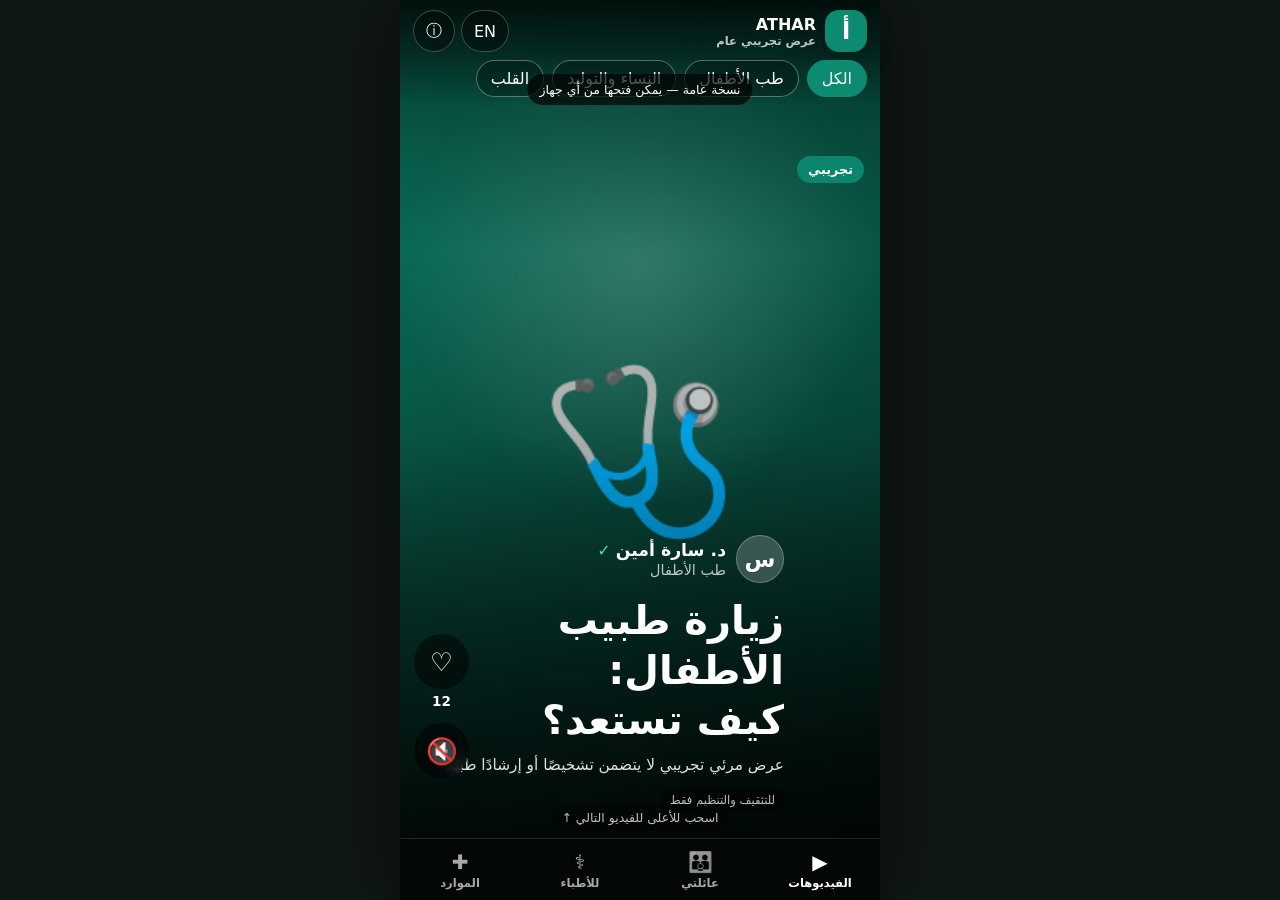
<file: athar-health/index.html>
<!doctype html>
<html lang="ar" dir="rtl">
<head>
  <meta charset="utf-8">
  <meta name="viewport" content="width=device-width,initial-scale=1,viewport-fit=cover">
  <meta name="theme-color" content="#071713">
  <meta name="description" content="ATHAR Health — عرض عام لمنصة الفيديو الطبي القصير الموثق.">
  <link rel="manifest" href="manifest.webmanifest">
  <link rel="icon" href="icon.svg" type="image/svg+xml">
  <title>ATHAR Health — عرض عام</title>
  <style>
    :root{--brand:#0c8b70;--mint:#3ee0b3;--ink:#fff;--glass:rgba(8,16,15,.62);--muted:rgba(255,255,255,.74)}
    *{box-sizing:border-box}html,body{margin:0;height:100%;overflow:hidden;background:#050807;color:var(--ink);font-family:system-ui,-apple-system,"Segoe UI",Tahoma,Arial,sans-serif}
    button,a{font:inherit}.feed{height:100svh;overflow-y:auto;scroll-snap-type:y mandatory;scroll-behavior:smooth;background:#050807}.slide{position:relative;height:100svh;scroll-snap-align:start;overflow:hidden;background:linear-gradient(160deg,#0b735f,#071f1b)}
    .slide:nth-child(2){background:linear-gradient(160deg,#86539b,#24152f)}.slide:nth-child(3){background:linear-gradient(160deg,#9a334f,#260d17)}
    .video,.fallback{position:absolute;inset:0;width:100%;height:100%;object-fit:cover}.fallback{display:grid;place-items:center;background:radial-gradient(circle at 50% 30%,rgba(255,255,255,.18),transparent 35%),linear-gradient(160deg,rgba(12,139,112,.85),rgba(3,17,15,.95));font-size:clamp(5rem,22vw,10rem);opacity:.9}
    .slide:nth-child(2) .fallback{background:radial-gradient(circle at 50% 30%,rgba(255,255,255,.16),transparent 35%),linear-gradient(160deg,#86539b,#24152f)}.slide:nth-child(3) .fallback{background:radial-gradient(circle at 50% 30%,rgba(255,255,255,.16),transparent 35%),linear-gradient(160deg,#9a334f,#260d17)}
    .shade{position:absolute;inset:0;background:linear-gradient(to bottom,rgba(0,0,0,.58) 0,transparent 28%,transparent 48%,rgba(0,0,0,.88) 100%);pointer-events:none}
    .top{position:fixed;z-index:20;top:0;left:0;right:0;padding:max(10px,env(safe-area-inset-top)) 13px 8px;background:linear-gradient(to bottom,rgba(0,0,0,.7),transparent);pointer-events:none}.top-row{display:flex;align-items:center;justify-content:space-between;gap:8px;pointer-events:auto}.brand{display:flex;align-items:center;gap:9px;font-weight:900}.mark{display:grid;place-items:center;width:42px;height:42px;border-radius:14px;background:var(--brand);box-shadow:0 8px 26px rgba(0,0,0,.25);font-size:1.5rem}.brand small{display:block;color:var(--muted);font-size:.72rem;font-weight:600}.actions{display:flex;gap:6px;align-items:center}.icon-btn{border:1px solid rgba(255,255,255,.24);background:rgba(0,0,0,.32);color:#fff;border-radius:999px;min-width:42px;height:42px;padding:0 12px;cursor:pointer;backdrop-filter:blur(10px)}
    .chips{display:flex;gap:8px;overflow-x:auto;padding-top:8px;scrollbar-width:none;pointer-events:auto}.chips::-webkit-scrollbar{display:none}.chip{white-space:nowrap;border:1px solid rgba(255,255,255,.34);background:rgba(0,0,0,.28);color:#fff;border-radius:999px;padding:8px 14px;cursor:pointer}.chip.active{background:var(--brand);border-color:var(--brand)}
    .content{position:absolute;z-index:4;left:18px;right:86px;bottom:88px}.doctor{display:flex;align-items:center;gap:10px;margin-bottom:12px}.avatar{display:grid;place-items:center;width:48px;height:48px;border-radius:50%;background:rgba(255,255,255,.2);font-size:1.4rem;font-weight:900;border:1px solid rgba(255,255,255,.25)}.doctor b{font-size:1.08rem}.verified{color:var(--mint)}.specialty{color:var(--muted);font-size:.9rem;margin-top:2px}.title{font-size:clamp(1.55rem,6.3vw,2.5rem);line-height:1.25;margin:0 0 8px;font-weight:900;text-wrap:balance}.desc{margin:0;color:rgba(255,255,255,.88);line-height:1.6;font-size:.96rem}.notice{display:inline-flex;margin-top:10px;padding:5px 9px;border-radius:999px;background:rgba(0,0,0,.42);color:rgba(255,255,255,.74);font-size:.72rem}
    .rail{position:absolute;z-index:6;left:14px;bottom:122px;display:flex;flex-direction:column;align-items:center;gap:14px}.rail-btn{width:55px;height:55px;border:0;border-radius:50%;background:rgba(0,0,0,.48);color:#fff;display:grid;place-items:center;font-size:1.6rem;cursor:pointer;backdrop-filter:blur(8px)}.count{font-weight:800;font-size:.85rem;margin-top:-10px}.demo{position:absolute;z-index:5;right:16px;top:156px;background:rgba(12,139,112,.9);padding:6px 11px;border-radius:999px;font-weight:800;font-size:.8rem}.swipe{position:absolute;z-index:5;bottom:69px;left:50%;transform:translateX(-50%);white-space:nowrap;color:rgba(255,255,255,.74);font-size:.78rem;background:rgba(0,0,0,.32);padding:6px 10px;border-radius:999px}
    .bottom{position:fixed;z-index:30;left:0;right:0;bottom:0;height:62px;padding-bottom:env(safe-area-inset-bottom);display:grid;grid-template-columns:repeat(4,1fr);background:rgba(4,8,7,.92);border-top:1px solid rgba(255,255,255,.12);backdrop-filter:blur(14px)}.bottom button{border:0;background:transparent;color:rgba(255,255,255,.65);display:flex;flex-direction:column;align-items:center;justify-content:center;gap:2px;cursor:pointer;font-size:.72rem}.bottom .active{color:#fff}.bottom span{font-size:1.25rem}
    dialog{width:min(92vw,540px);border:1px solid rgba(255,255,255,.15);border-radius:24px;background:#0e1916;color:#fff;padding:0;box-shadow:0 25px 80px rgba(0,0,0,.55)}dialog::backdrop{background:rgba(0,0,0,.72);backdrop-filter:blur(4px)}.panel{padding:24px}.panel-head{display:flex;justify-content:space-between;align-items:center;gap:12px}.panel h2{margin:0}.close{border:0;background:rgba(255,255,255,.1);color:#fff;width:40px;height:40px;border-radius:50%;cursor:pointer}.panel p{line-height:1.8;color:rgba(255,255,255,.78)}.cards{display:grid;gap:10px}.card{background:rgba(255,255,255,.07);border:1px solid rgba(255,255,255,.1);padding:14px;border-radius:16px}.card b{display:block;margin-bottom:4px}.status{position:fixed;z-index:50;top:74px;left:50%;transform:translateX(-50%);background:rgba(0,0,0,.68);padding:8px 12px;border-radius:999px;font-size:.78rem;opacity:0;transition:.25s;pointer-events:none}.status.show{opacity:1}
    @media(min-width:800px){body{background:#101814}.feed{width:min(480px,100%);margin:auto;box-shadow:0 0 70px rgba(0,0,0,.55)}.top,.bottom{width:min(480px,100%);left:50%;right:auto;transform:translateX(-50%)}.content{right:96px}}
  </style>
</head>
<body>
  <div class="status" id="status">نسخة عامة — لا تحتاج تسجيل دخول</div>
  <header class="top">
    <div class="top-row">
      <div class="brand"><span class="mark">أ</span><span>ATHAR<small id="modeLabel">عرض تجريبي عام</small></span></div>
      <div class="actions"><button class="icon-btn" id="langBtn" aria-label="Change language">EN</button><button class="icon-btn" id="aboutBtn" aria-label="About">ⓘ</button></div>
    </div>
    <div class="chips" id="chips">
      <button class="chip active" data-target="0" data-ar="الكل" data-en="All">الكل</button>
      <button class="chip" data-target="0" data-ar="طب الأطفال" data-en="Pediatrics">طب الأطفال</button>
      <button class="chip" data-target="1" data-ar="النساء والتوليد" data-en="OB-GYN">النساء والتوليد</button>
      <button class="chip" data-target="2" data-ar="القلب" data-en="Cardiology">القلب</button>
    </div>
  </header>

  <main class="feed" id="feed">
    <section class="slide" data-index="0">
      <div class="fallback">🩺</div><video class="video" src="assets/demo_pediatrics.mp4" muted loop playsinline preload="auto"></video><div class="shade"></div><span class="demo" data-i18n="demo">تجريبي</span>
      <div class="rail"><button class="rail-btn heart" aria-label="Helpful">♡</button><span class="count">12</span><button class="rail-btn sound" aria-label="Sound">🔇</button></div>
      <div class="content"><div class="doctor"><span class="avatar">س</span><div><b data-ar="د. سارة أمين" data-en="Dr. Sara Amin">د. سارة أمين</b> <span class="verified">✓</span><div class="specialty" data-ar="طب الأطفال" data-en="Pediatrics">طب الأطفال</div></div></div><h1 class="title" data-ar="زيارة طبيب الأطفال: كيف تستعد؟" data-en="Preparing for a pediatric visit">زيارة طبيب الأطفال: كيف تستعد؟</h1><p class="desc" data-ar="عرض مرئي تجريبي لا يتضمن تشخيصًا أو إرشادًا طبيًا." data-en="A visual demo that does not provide diagnosis or medical advice.">عرض مرئي تجريبي لا يتضمن تشخيصًا أو إرشادًا طبيًا.</p><span class="notice" data-i18n="notice">للتثقيف والتنظيم فقط</span></div><span class="swipe" data-i18n="swipe">اسحب للأعلى للفيديو التالي ↑</span>
    </section>
    <section class="slide" data-index="1">
      <div class="fallback">⚕</div><video class="video" src="assets/demo_obgyn.mp4" muted loop playsinline preload="metadata"></video><div class="shade"></div><span class="demo" data-i18n="demo">تجريبي</span>
      <div class="rail"><button class="rail-btn heart" aria-label="Helpful">♡</button><span class="count">9</span><button class="rail-btn sound" aria-label="Sound">🔇</button></div>
      <div class="content"><div class="doctor"><span class="avatar">ل</span><div><b data-ar="د. ليان خالد" data-en="Dr. Layan Khalid">د. ليان خالد</b> <span class="verified">✓</span><div class="specialty" data-ar="النساء والتوليد" data-en="OB-GYN">النساء والتوليد</div></div></div><h1 class="title" data-ar="أسئلة ما قبل موعد الحمل والولادة" data-en="Questions before an OB-GYN visit">أسئلة ما قبل موعد الحمل والولادة</h1><p class="desc" data-ar="عرض مرئي تجريبي لا يتضمن تشخيصًا أو إرشادًا طبيًا." data-en="A visual demo that does not provide diagnosis or medical advice.">عرض مرئي تجريبي لا يتضمن تشخيصًا أو إرشادًا طبيًا.</p><span class="notice" data-i18n="notice">للتثقيف والتنظيم فقط</span></div>
    </section>
    <section class="slide" data-index="2">
      <div class="fallback">♥</div><video class="video" src="assets/demo_cardiology.mp4" muted loop playsinline preload="metadata"></video><div class="shade"></div><span class="demo" data-i18n="demo">تجريبي</span>
      <div class="rail"><button class="rail-btn heart" aria-label="Helpful">♡</button><span class="count">15</span><button class="rail-btn sound" aria-label="Sound">🔇</button></div>
      <div class="content"><div class="doctor"><span class="avatar">ع</span><div><b data-ar="د. عمر يوسف" data-en="Dr. Omar Yousef">د. عمر يوسف</b> <span class="verified">✓</span><div class="specialty" data-ar="القلب" data-en="Cardiology">القلب</div></div></div><h1 class="title" data-ar="كيف تحضّر قائمة أسئلتك لطبيب القلب؟" data-en="Preparing questions for a cardiology visit">كيف تحضّر قائمة أسئلتك لطبيب القلب؟</h1><p class="desc" data-ar="عرض مرئي تجريبي لا يتضمن تشخيصًا أو إرشادًا طبيًا." data-en="A visual demo that does not provide diagnosis or medical advice.">عرض مرئي تجريبي لا يتضمن تشخيصًا أو إرشادًا طبيًا.</p><span class="notice" data-i18n="notice">للتثقيف والتنظيم فقط</span></div>
    </section>
  </main>

  <nav class="bottom"><button class="active" data-panel="videos"><span>▶</span><b data-ar="الفيديوهات" data-en="Videos">الفيديوهات</b></button><button data-panel="family"><span>👪</span><b data-ar="عائلتي" data-en="My family">عائلتي</b></button><button data-panel="doctor"><span>⚕</span><b data-ar="للأطباء" data-en="For doctors">للأطباء</b></button><button data-panel="resources"><span>✚</span><b data-ar="الموارد" data-en="Resources">الموارد</b></button></nav>

  <dialog id="infoDialog"><div class="panel"><div class="panel-head"><h2 id="panelTitle">عن ATHAR</h2><button class="close" data-close>×</button></div><div id="panelBody"></div></div></dialog>
  <script>
    const feed=document.getElementById('feed'),slides=[...document.querySelectorAll('.slide')],videos=[...document.querySelectorAll('video')],dialog=document.getElementById('infoDialog'),body=document.getElementById('panelBody'),title=document.getElementById('panelTitle'),status=document.getElementById('status');let lang='ar';
    const t={ar:{demo:'تجريبي',notice:'للتثقيف والتنظيم فقط',swipe:'اسحب للأعلى للفيديو التالي ↑',mode:'عرض تجريبي عام'},en:{demo:'Demo',notice:'Education and organization only',swipe:'Swipe up for the next video ↑',mode:'Public demo'}};
    function toast(x){status.textContent=x;status.classList.add('show');setTimeout(()=>status.classList.remove('show'),2200)}
    function setLang(next){lang=next;document.documentElement.lang=lang;document.documentElement.dir=lang==='ar'?'rtl':'ltr';document.getElementById('langBtn').textContent=lang==='ar'?'EN':'ع';document.getElementById('modeLabel').textContent=t[lang].mode;document.querySelectorAll('[data-ar][data-en]').forEach(e=>e.textContent=e.dataset[lang]);document.querySelectorAll('[data-i18n]').forEach(e=>e.textContent=t[lang][e.dataset.i18n]||e.textContent)}
    document.getElementById('langBtn').onclick=()=>setLang(lang==='ar'?'en':'ar');
    document.querySelectorAll('.chip').forEach(c=>c.onclick=()=>{document.querySelectorAll('.chip').forEach(x=>x.classList.remove('active'));c.classList.add('active');slides[+c.dataset.target].scrollIntoView({behavior:'smooth'})});
    const observer=new IntersectionObserver(entries=>entries.forEach(e=>{const v=e.target.querySelector('video');if(e.isIntersecting&&e.intersectionRatio>.65){videos.forEach(x=>{if(x!==v)x.pause()});v.play().catch(()=>{});}else v.pause()}),{root:feed,threshold:[.65]});slides.forEach(s=>observer.observe(s));
    slides.forEach((s,i)=>{const v=s.querySelector('video'),heart=s.querySelector('.heart'),count=s.querySelector('.count'),sound=s.querySelector('.sound');const key='athar-like-'+i;if(localStorage.getItem(key)){heart.textContent='♥';heart.style.color='#ff4d67'}heart.onclick=()=>{let n=+count.textContent;if(!localStorage.getItem(key)){localStorage.setItem(key,'1');heart.textContent='♥';heart.style.color='#ff4d67';count.textContent=n+1}else{localStorage.removeItem(key);heart.textContent='♡';heart.style.color='#fff';count.textContent=Math.max(0,n-1)}};sound.onclick=()=>{v.muted=!v.muted;sound.textContent=v.muted?'🔇':'🔊';v.play().catch(()=>{})};s.onclick=e=>{if(e.target.closest('button'))return;v.paused?v.play().catch(()=>{}):v.pause()};v.addEventListener('error',()=>toast(lang==='ar'?'الفيديو قيد التجهيز، ستبقى المعاينة ظاهرة.':'Video is being prepared; the preview remains visible.'))});
    const panels={family:{ar:['عائلتي','سيُربط منظم الأدوية والمواعيد بالحساب نفسه عند تفعيل قاعدة البيانات.'],en:['My family','Medication and appointment organization will sync after the shared database is activated.']},doctor:{ar:['بوابة الأطباء','يرفع الطبيب رخصته أولًا، ثم تُراجع يدويًا قبل السماح برفع ونشر الفيديو.'],en:['Doctor portal','Doctors submit a license for manual review before video upload and publication are enabled.']},resources:{ar:['الموارد','ATHAR للتثقيف والتنظيم وليس للتشخيص. في الطوارئ داخل الولايات المتحدة اتصل بـ 911.'],en:['Resources','ATHAR supports education and organization, not diagnosis. In a U.S. emergency, call 911.']},about:{ar:['عن ATHAR','هذه صفحة عرض عامة يستطيع أي شخص فتحها من دون حساب. المقاطع الحالية تجريبية، أما المحتوى الطبي الحقيقي فلا يُنشر إلا بعد توثيق الطبيب ومراجعة الفيديو.'],en:['About ATHAR','This is a public preview that anyone can open without an account. Current clips are demos; real medical content is published only after doctor verification and video review.']}};
    function openPanel(k){const p=panels[k][lang];title.textContent=p[0];body.innerHTML='<div class="cards"><div class="card"><b>ATHAR Health</b><p>'+p[1]+'</p></div><div class="card"><b>'+(lang==='ar'?'حالة النسخة':'Build status')+'</b><p>'+(lang==='ar'?'عرض عام للفيديوهات القصيرة، من دون تسجيل دخول أو بيانات صحية.':'A public short-video preview with no sign-in or health data collection.')+'</p></div></div>';dialog.showModal()}
    document.getElementById('aboutBtn').onclick=()=>openPanel('about');document.querySelectorAll('.bottom button').forEach(b=>b.onclick=()=>{if(b.dataset.panel==='videos'){feed.scrollTo({top:0,behavior:'smooth'});return}openPanel(b.dataset.panel)});document.querySelector('[data-close]').onclick=()=>dialog.close();dialog.onclick=e=>{if(e.target===dialog)dialog.close()};
    setLang('ar');setTimeout(()=>toast('نسخة عامة — يمكن فتحها من أي جهاز'),500);
  </script>
</body>
</html>
</file>
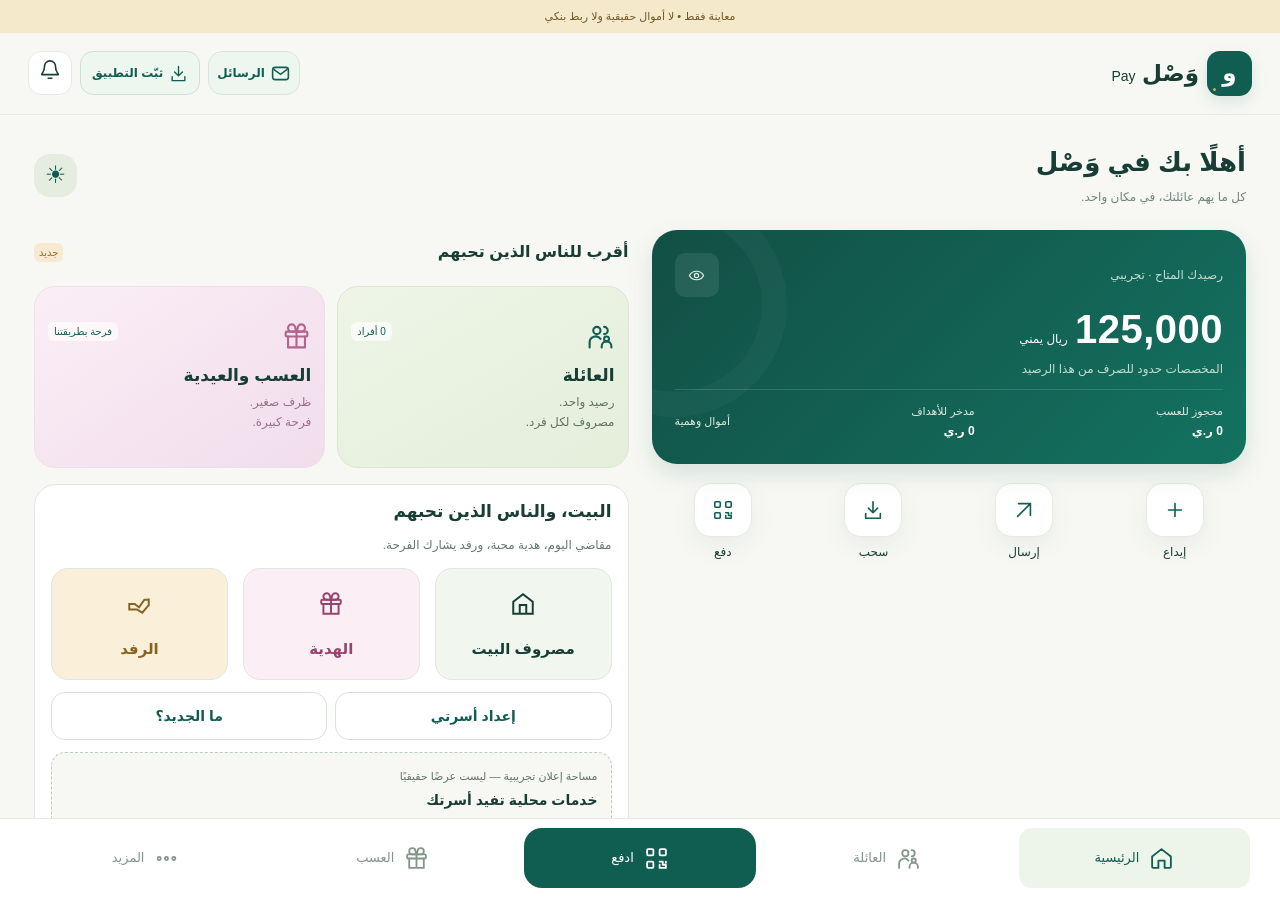
<file: waslpay/index.html>
<!doctype html>
<html lang="ar" dir="rtl">
<head>
<meta charset="utf-8"><meta name="viewport" content="width=device-width,initial-scale=1,viewport-fit=cover,interactive-widget=resizes-content">
<meta name="theme-color" content="#105e52"><meta name="description" content="وَصْل Pay — معاينة محفظة الأسرة: ميزانيات متجددة، مصروف الأبناء وعسب العيد. جميع العمليات تجريبية.">
<meta name="apple-mobile-web-app-capable" content="yes">
<meta name="apple-mobile-web-app-title" content="وَصْل Pay">
<meta name="apple-mobile-web-app-status-bar-style" content="default">
<meta name="mobile-web-app-capable" content="yes">
<meta name="format-detection" content="telephone=no">
<title>وَصْل Pay | العائلة والعسب — هواتف وأجهزة لوحية</title>
<link rel="manifest" href="manifest.webmanifest">
<link rel="icon" type="image/png" sizes="192x192" href="icons/icon-192.png">
<link rel="apple-touch-icon" sizes="180x180" href="icons/apple-touch-icon.png">
<link rel="stylesheet" href="family-v2.css?v=2.0.0">
<link rel="stylesheet" href="responsive-2.1.css?v=2.1.0">
<link rel="stylesheet" href="safe-area-2.3.7.css?v=2.3.7">
<link rel="stylesheet" href="messages-2.2.css?v=2.2.0">
<link rel="stylesheet" href="spend-guard-2.2.1.css?v=2.2.1">
<link rel="stylesheet" href="community-2.3.css?v=2.3.0">
<link rel="stylesheet" href="household-message-summary-2.3.5.css?v=2.3.5">
</head>
<body>
<a class="skip-link" href="#screen">انتقل إلى المحتوى</a>
<main class="layout">
<aside class="intro">
 <a class="brand" href="#home"><span class="brand-mark">و</span><span>وَصْل <b dir="ltr">Pay</b><small>تفاصيل صغيرة. فرق كبير.</small></span></a>
 <div class="eyebrow">هاتف · تابلت · متصفح · معاينة 2.3.7</div>
 <h1>محفظة واحدة.<br>أقرب <em>لعائلتك.</em></h1>
 <p>مصروفهم من رصيدك، ضمن حدود تختارها.<br>وفرحة العيد تصلهم في ظرفٍ يحمل محبتك.</p>
 <div class="intro-item"><span>01</span><div><strong>مخصصات تتجدد</strong><small>كل يوم، كل أسبوع، أو كل شهر.</small></div></div>
 <div class="intro-item"><span>02</span><div><strong>«العسب» بطريقتنا</strong><small>ظروف وردية وزرقاء وذهبية، وتهنئة خاصة.</small></div></div>
 <div class="intro-item"><span>03</span><div><strong>قرارات أوضح، قلق أقل</strong><small>حدود للصرف، طلب زيادة، وصندوق لهدف الأسرة.</small></div></div>
 <div class="desktop-notice">نموذج تفاعلي محلي فقط، بلا بنك أو حسابات حقيقية. الأسماء والمبالغ أمثلة، ولا يتم إرسال أموال أو دعوات.</div>
 <span class="revision">تحديث الخميس 24 سبتمبر 2026 · 2.3.7</span>
</aside>
<div class="phone">
 <div class="demo-ribbon">معاينة فقط • لا أموال حقيقية ولا ربط بنكي</div>
 <header class="app-header"><a href="#home" class="small-brand"><span class="brand-mark">و</span><b>وَصْل <span dir="ltr">Pay</span></b></a><div class="header-actions"><button type="button" class="message-trigger" id="messageTrigger" data-inbox="open" aria-label="الرسائل"><svg viewBox="0 0 24 24" aria-hidden="true"><rect x="3" y="5" width="18" height="14" rx="3"/><path d="m4 7 8 6 8-6"/></svg><span>الرسائل</span><span id="messageCount" class="notification-dot" hidden></span></button><button type="button" class="install-trigger" data-platform-action="install" aria-label="تثبيت وَصْل على جهازك">ثبّت التطبيق</button><button class="icon-button" data-action="requests" aria-label="طلبات الأسرة"><span id="bellIcon"></span><span id="requestCount" class="notification-dot" hidden></span></button></div></header>
 <div id="connectionBar" class="connection-bar" role="status" hidden>أنت بلا إنترنت — المعاينة المحلية فقط. لا معاملات مالية حقيقية.</div>
 <div id="updateBar" class="update-bar" role="status" hidden><span>تحديث جديد جاهز للمعاينة</span><button type="button" data-platform-action="update">تحديث الآن</button></div>
 <div id="paymentLive" class="payment-live" hidden><p id="paymentLiveText" role="status" aria-live="polite" aria-atomic="true"></p><button type="button" id="paymentLiveOpen" data-inbox="detail">التفاصيل</button><button type="button" data-inbox="dismiss" aria-label="إخفاء تنبيه الحركة">×</button></div>
 <div id="screen" class="screen" tabindex="-1"></div>
 <nav id="nav" class="bottom-nav" aria-label="التنقل الرئيسي"></nav>
 <div id="toast" class="toast" role="status" aria-live="polite"></div>
</div>
</main>
<dialog id="dialog" aria-labelledby="dialogTitle"><div class="dialog-head"><h2 id="dialogTitle"></h2><button class="icon-button" data-action="close" aria-label="إغلاق">×</button></div><div id="dialogBody"></div></dialog>
<dialog id="installDialog" aria-labelledby="installTitle">
 <div class="dialog-head"><h2 id="installTitle">وَصْل، على جهازك</h2><button type="button" class="icon-button" data-platform-action="close-install" aria-label="إغلاق تعليمات التثبيت">×</button></div>
 <div class="install-hero"><img src="icons/icon-192.png" width="74" height="74" alt="أيقونة وَصْل Pay"><h3>عائلتك أقرب، بضغطة.</h3><p>أضف المعاينة إلى الشاشة الرئيسية.<br>للهواتف والأجهزة اللوحية، دون تسجيل في ChatGPT.</p></div>
 <div class="install-tabs" role="group" aria-label="نوع جهازك"><button type="button" data-platform-action="tab" data-platform="android" aria-pressed="true">Android</button><button type="button" data-platform-action="tab" data-platform="apple" aria-pressed="false">iPhone / iPad</button></div>
 <ol id="installSteps" class="install-steps"></ol>
 <button type="button" id="nativeInstall" class="primary" data-platform-action="native-install" hidden>تثبيت التطبيق</button>
 <p class="hint warn">هذه نسخة ويب تجريبية، وليست تطبيقًا منشورًا في App Store أو Google Play. ملف APK السابق لا يُحدَّث تلقائيًا.</p>
 <p id="offlineHint" class="install-foot">بعد تحميل الملفات لأول مرة، تتاح المعاينة المحفوظة دون إنترنت إذا دعم المتصفح ذلك. لا تُنفّذ دفعات حقيقية، ولا تنتقل بيانات التجربة بين الأجهزة.</p>
</dialog>
<dialog id="messagesDialog" aria-labelledby="messagesTitle"><div class="dialog-head"><div><h2 id="messagesTitle">رسائل المحفظة</h2><p id="messagesScope"></p></div><button type="button" class="icon-button" data-inbox="close" aria-label="إغلاق الرسائل">×</button></div><p class="hint warn">تحديث فوري داخل هذه المعاينة فقط. لا ربط مصرفي، ولا إشعارات بين هواتف مختلفة أو عند إغلاق التطبيق.</p><div id="messagesBody"></div></dialog>
<noscript><p>تحتاج المعاينة إلى تفعيل JavaScript. لا يتم تنفيذ أي معاملات حقيقية.</p></noscript>
<script src="community-start-2.3.js?v=2.3.0"></script>
<script src="family-v2.js?v=2.0.0"></script>
<script src="platform-2.1.1.js?v=2.1.1"></script>
<script src="money-input-2.1.2.js?v=2.1.2"></script>
<script src="messages-2.2.js?v=2.2.0"></script>
<script src="spend-guard-2.2.1.js?v=2.2.1"></script>
<script src="community-domain-2.3.js?v=2.3.0"></script>
<script src="community-ui-2.3.js?v=2.3.0"></script>
<script src="household-access-2.3.1.js?v=2.3.1"></script>
<script src="accessibility-2.3.2.js?v=2.3.2"></script>
<script src="household-message-summary-2.3.7.js?v=2.3.7"></script>
</body>
</html>
</file>
<file: waslpay/family-v2.css>
:root{--ink:#173d35;--muted:#70847e;--green:#105e52;--mint:#e6f2ec;--gold:#d6aa58;--paper:#f7f8f4;--line:#e5ebe3;--pink:#d36b9c;--blue:#5187ca;--red:#b74945;--shadow:0 9px 24px #163e3210}*{box-sizing:border-box}body{margin:0;font-family:Tahoma,Arial,system-ui,sans-serif;color:var(--ink);background:radial-gradient(ellipse at 80% 20%,#e4efe6,transparent 55%),#f6f3eb;font-size:14px}button,input,select,textarea{font:inherit}button,a{touch-action:manipulation}button{cursor:pointer;color:inherit}button:disabled{opacity:.5;cursor:not-allowed}button:focus-visible,a:focus-visible{outline:3px solid var(--gold);outline-offset:3px}a{color:inherit;text-decoration:none}svg.ico{width:22px;height:22px;fill:none;stroke:currentColor;stroke-width:1.75;stroke-linecap:round;stroke-linejoin:round;flex-shrink:0}.layout{max-width:1070px;margin:auto;display:grid;grid-template-columns:1fr 432px;gap:85px;align-items:center;padding:28px 35px;min-height:100vh}.intro{padding:20px 0}.brand{display:flex;align-items:center;gap:13px;font-size:28px;font-weight:700;margin-bottom:50px}.brand b{font-size:20px;font-weight:400}.brand small{display:block;font-size:10px;letter-spacing:.5px;margin-top:6px;color:var(--muted);font-weight:400}.brand-mark{display:grid;place-items:center;width:49px;height:49px;border-radius:17px;background:var(--green);color:#fff;font-size:30px;font-weight:bold;position:relative;box-shadow:0 6px 15px #105e5220}.brand-mark:after{content:'';position:absolute;bottom:7px;left:8px;width:5px;height:5px;background:var(--gold);border-radius:50%}.eyebrow{color:var(--green);font-size:12px;letter-spacing:1px;margin-bottom:17px}.intro h1{font-size:51px;line-height:1.5;letter-spacing:-2px;margin:0 0 20px}.intro em{font-style:normal;color:var(--green);position:relative}.intro em:after{content:'';position:absolute;height:9px;background:#d6aa5835;bottom:4px;left:0;right:0}.intro>p{font-size:16px;line-height:2;color:var(--muted);margin-bottom:28px}.intro-item{display:flex;gap:16px;align-items:center;padding:14px 0;border-bottom:1px solid #d9e3d7}.intro-item>span{color:var(--gold);font-size:13px;letter-spacing:1px}.intro-item strong{display:block;font-size:14px}.intro-item small{display:block;color:var(--muted);font-size:11px;line-height:1.8;margin-top:5px}.desktop-notice{font-size:10px;line-height:1.9;color:var(--muted);margin-top:25px;max-width:350px}.revision{display:block;font-size:9px;color:var(--muted);margin-top:15px}.phone{border:6px solid #213f35;border-radius:37px;height:min(910px,calc(100vh - 56px));min-height:720px;background:var(--paper);box-shadow:0 30px 80px #1c493224;overflow:hidden;position:relative;display:flex;flex-direction:column}.demo-ribbon{flex-shrink:0;text-align:center;font-size:9px;background:#f4e9ca;padding:9px 4px 8px;color:#705925;line-height:1.4}.app-header{display:flex;align-items:center;justify-content:space-between;flex-shrink:0;padding:15px 19px 12px;background:var(--paper);border-bottom:1px solid #e6ede1}.small-brand{display:flex;gap:8px;align-items:center;font-size:18px}.small-brand .brand-mark{width:34px;height:34px;border-radius:11px;font-size:23px}.small-brand .brand-mark:after{width:3px;height:3px;bottom:5px;left:6px}.small-brand b>span{font-size:14px;font-weight:400}.icon-button{border:1px solid var(--line);background:#fff;width:37px;height:37px;display:grid;place-items:center;border-radius:13px;position:relative;font-size:24px}.notification-dot{position:absolute;top:0;right:-4px;background:var(--red);color:#fff;border:2px solid var(--paper);border-radius:50%;min-width:17px;height:17px;font-size:9px;display:grid;place-items:center}.notification-dot[hidden]{display:none}.screen{overflow:auto;flex:1;min-height:0;padding:18px 18px 32px;scrollbar-width:thin;scrollbar-color:#dae5d7 transparent;outline:none}.bottom-nav{flex-shrink:0;display:grid;grid-template-columns:repeat(5,1fr);border-top:1px solid var(--line);background:#fff;padding:8px 7px max(10px,env(safe-area-inset-bottom));gap:3px;z-index:4}.nav-button{border:0;background:transparent;color:#84968c;border-radius:13px;display:flex;align-items:center;justify-content:center;flex-direction:column;gap:4px;padding:6px 0;font-size:10px;min-height:49px}.nav-button.active{background:#edf4e9;color:var(--green)}.nav-button.pay{background:var(--green);color:#fff;width:51px;height:51px;border-radius:18px;justify-self:center}.nav-button.pay span{font-size:8px}.row{display:flex;align-items:center;justify-content:space-between;gap:10px}.greeting{margin:0 0 17px}.greeting h2{font-size:19px;line-height:1.5;margin:0 0 5px}.muted{color:var(--muted);font-size:11px;line-height:1.8}.avatar{width:43px;height:43px;border-radius:16px;display:grid;place-items:center;background:#e6ede0;color:var(--green);font-size:24px}.balance{padding:20px;border-radius:25px;background:linear-gradient(135deg,#124f45,#137260);color:white;box-shadow:0 10px 25px #0d574323;position:relative;overflow:hidden}.balance:after{content:'';position:absolute;width:175px;height:175px;border:25px solid #ffffff08;border-radius:50%;left:-90px;top:-38px;pointer-events:none}.balance .label{color:#c3ddd0;font-size:11px}.balance .money{font-size:31px;letter-spacing:.5px;margin:10px 0;display:flex;align-items:baseline;gap:7px;direction:ltr;justify-content:flex-end}.balance .money small{font-size:12px;font-weight:normal;letter-spacing:0}.balance .row{position:relative;z-index:1}.balance-foot{border-top:1px solid #ffffff23;margin-top:13px;padding-top:12px;font-size:9px;line-height:1.7;color:#dceadf}.balance-foot b{display:block;color:white;font-size:11px}.balance .eye{border:0;background:#ffffff16;width:29px;height:29px;border-radius:10px;display:grid;place-items:center;color:#e1ede1}.balance .eye .ico{width:17px;height:17px}.quick{display:grid;grid-template-columns:repeat(4,1fr);gap:8px;margin:19px 0}.quick button{border:0;background:none;padding:0;font-size:10px;text-align:center}.quick button>span{width:53px;height:50px;border:1px solid var(--line);background:#fff;border-radius:17px;display:grid;place-items:center;margin:0 auto 8px;color:var(--green);box-shadow:var(--shadow)}.heading{display:flex;align-items:center;justify-content:space-between;margin:22px 0 11px;gap:10px}.heading h3{font-size:14px;margin:0;line-height:1.6}.text-button{border:0;background:none;padding:4px 0;color:var(--green);font-size:10px;text-decoration:none}.tiles{display:grid;grid-template-columns:1fr 1fr;gap:10px}.feature-card{border:1px solid #dbe6d4;background:linear-gradient(150deg,#eef5e7,#e4eedb);padding:15px 13px;border-radius:21px;text-align:right;min-height:130px;position:relative;overflow:hidden}.feature-card.pink{background:linear-gradient(145deg,#fbeef5,#f1ddec);border-color:#efdfeb}.feature-card>strong{display:block;font-size:17px;margin:11px 0 6px}.feature-card>small{display:block;font-size:10px;color:#60725e;line-height:1.7}.feature-card.pink small{color:#987086}.feature-card>.ico{width:29px;height:29px;color:var(--green)}.feature-card.pink>.ico{color:#b5638c}.tiny-pill{float:left;background:#ffffffa6;color:var(--green);padding:4px 6px;border-radius:6px;font-size:8px}.services-grid{display:grid;grid-template-columns:repeat(3,1fr);gap:8px}.service-button{border:1px solid var(--line);background:#fff;border-radius:16px;padding:12px 4px;text-align:center;display:flex;gap:7px;flex-direction:column;align-items:center;font-size:10px}.service-button .ico{width:23px;height:23px;color:var(--green)}.card{background:white;border:1px solid var(--line);border-radius:20px;padding:15px;margin-bottom:11px}.hint{background:#edf2e8;border:1px solid #e3eadd;border-radius:14px;padding:11px 12px;font-size:10px;line-height:1.9;color:#5f7568;margin:12px 0}.hint.warn{background:#fbf3de;border-color:#f0e3bd;color:#7c672f}.hint.pink{background:#faeef4;border-color:#eddfeb;color:#8b6380}.hint.danger{background:#fff0ee;border-color:#f1d9d2;color:var(--red)}.page-title{display:flex;align-items:center;justify-content:space-between;margin-bottom:16px}.page-title h2{font-size:23px;margin:0 0 6px}.page-title p{margin:0}.page-title .title-icon{width:46px;height:46px;border-radius:18px;background:#e6ede1;display:grid;place-items:center}.page-title .title-icon .ico{width:26px;height:26px}.primary,.secondary,.danger-button{width:100%;padding:13px 12px;min-height:46px;border-radius:14px;border:1px solid transparent;display:flex;align-items:center;justify-content:center;gap:7px;font-size:12px;font-weight:700}.primary{background:var(--green);color:white}.secondary{background:#fff;color:var(--green);border-color:#d9e3d4}.danger-button{background:#fff0ed;color:var(--red);border-color:#f1dad5}.button-row{display:flex;gap:8px;margin-top:12px}.button-row>*{flex:1}.button-row .primary,.button-row .secondary{font-size:10px;min-height:40px;padding:9px 6px}.member-card{background:#fff;border:1px solid var(--line);border-radius:20px;padding:15px;margin-bottom:11px}.member-card.paused{background:#f2f3ef}.member-info{display:flex;gap:10px;align-items:center}.member-avatar{width:44px;height:44px;border-radius:16px;display:grid;place-items:center;font-size:25px;background:#e8f0fd}.member-avatar.pink{background:#f8e7f0}.member-avatar.gold{background:#fcf0d5}.member-name{font-size:14px;font-weight:700}.badge{display:inline-flex;align-items:center;gap:4px;font-size:9px;background:#ecf4e7;color:var(--green);padding:5px 7px;border-radius:7px;white-space:nowrap}.badge.paused{color:var(--red);background:#fae8e5}.member-budget{margin-top:17px;display:flex;justify-content:space-between;align-items:baseline}.member-budget b{font-size:21px}.member-budget b small{font-size:10px;font-weight:normal}.member-budget>span{font-size:9px;color:var(--muted)}.progress{height:6px;background:#edf1e8;border-radius:20px;margin:10px 0;overflow:hidden}.progress>i{display:block;height:100%;background:linear-gradient(90deg,#78a987,#176453);border-radius:20px;max-width:100%}.progress>i.over{background:#d09047}.micro{font-size:9px;line-height:1.9;color:var(--muted)}.category-list{display:flex;flex-wrap:wrap;gap:5px;margin-top:9px}.category-list span{background:#f4f6f1;border:1px solid #edf0e8;padding:4px 6px;border-radius:7px;font-size:9px}.summary-grid{display:grid;grid-template-columns:repeat(2,1fr);gap:9px}.stat{border:1px solid var(--line);border-radius:15px;background:#fff;padding:12px}.stat small{display:block;font-size:9px;color:var(--muted);line-height:1.7}.stat b{font-size:17px;display:block;margin-top:6px}.stat b small{display:inline;font-weight:normal}.preview-banner{padding:10px 12px;background:#e8edf7;border:1px solid #d8dfef;color:#4f6289;border-radius:12px;font-size:10px;line-height:1.8;margin-bottom:12px}.preview-banner button{display:block;font-size:10px;background:#fff;border:1px solid #d8dfef;padding:7px 10px;border-radius:7px;margin-top:8px;color:#415b81}.member-view-hero{text-align:center;background:#eef4e8;border:1px solid #dfe8d5;border-radius:23px;padding:25px 15px}.member-view-hero .member-avatar{margin:0 auto 12px;width:60px;height:60px;font-size:32px}.member-view-hero h3{margin:0 0 10px;font-size:19px}.member-view-hero .big{font-size:35px;font-weight:700;margin:8px 0}.member-view-hero .big small{font-size:12px;font-weight:normal}.request-card{background:white;border:1px solid var(--line);padding:14px;border-radius:16px;margin:10px 0}.request-card h3{font-size:13px;margin:0 0 7px}.request-card p{font-size:11px;color:var(--muted);line-height:1.8;margin:6px 0}.tx{display:flex;gap:10px;align-items:center;padding:13px 0;border-bottom:1px solid var(--line)}.tx:last-child{border-bottom:0}.tx-icon{width:35px;height:35px;border-radius:12px;display:grid;place-items:center;background:#eaf2e5;color:var(--green);flex-shrink:0}.tx-icon .ico{width:17px;height:17px}.tx-info{min-width:0;flex:1}.tx-info strong{font-size:11px;display:block;overflow-wrap:anywhere}.tx-info small{display:block;color:var(--muted);font-size:9px;line-height:1.7;margin-top:4px}.tx-sum{font-size:11px;white-space:nowrap}.tx-sum.minus{color:#a45045}.tx-sum.plus{color:#1b7a57}.empty{text-align:center;padding:23px 10px;color:var(--muted);font-size:11px;line-height:1.9}.gift-hero{position:relative;border-radius:24px;padding:21px 17px;background:linear-gradient(135deg,#f9ecf2,#efdde8);text-align:center;overflow:hidden;border:1px solid #efdfeb;margin-bottom:13px}.gift-hero h3{font-size:22px;margin:16px 0 9px;color:#8d526f}.gift-hero p{font-size:11px;line-height:1.9;color:#9a7187;margin:0}.envelope{--env:#df94b5;--env-dark:#ba6f93;--env-light:#f3c9dc;position:relative;width:142px;height:93px;border-radius:7px 7px 15px 15px;margin:15px auto 5px;background:var(--env);box-shadow:0 9px 18px #80405b18;perspective:500px}.envelope.blue{--env:#85afd9;--env-dark:#5989bf;--env-light:#c2dcf3}.envelope.gold{--env:#dcc08a;--env-dark:#bb9b5d;--env-light:#f6e5bc}.envelope:before{content:'';position:absolute;inset:0;background:var(--env-light);clip-path:polygon(0 0,100% 0,50% 63%);transform-origin:top;transition:transform .7s}.envelope:after{content:'';position:absolute;inset:0;background:var(--env-dark);clip-path:polygon(0 100%,50% 39%,100% 100%);opacity:.3;border-radius:inherit}.envelope .seal{position:absolute;z-index:2;left:calc(50% - 17px);top:33px;width:34px;height:34px;border-radius:50%;display:grid;place-items:center;border:2px solid #f9eac9;background:#dbb775;color:#fff8e8;font-size:15px;box-shadow:0 3px 8px #ad7a4540}.envelope.opened:before{transform:rotateX(160deg)}.envelope.opened .seal{opacity:0;transition:.4s}.gift-hero .spark{position:absolute;color:#c99c63;font-size:18px}.gift-hero .spark.one{top:24px;right:46px}.gift-hero .spark.two{top:83px;left:33px;font-size:25px}.gift-mini{display:grid;grid-template-columns:60px 1fr;gap:14px;align-items:center;padding:15px;background:#fff;border:1px solid var(--line);border-radius:18px;margin-bottom:10px}.gift-mini .envelope{width:60px;height:42px;margin:0}.gift-mini .envelope .seal{width:16px;height:16px;left:calc(50% - 8px);top:15px;font-size:8px;border-width:1px}.gift-mini h3{font-size:12px;margin:0 0 6px;line-height:1.7}.gift-mini p{margin:0;font-size:10px;line-height:1.9;color:var(--muted)}.gift-mini .button-row{grid-column:1/-1;margin-top:1px}.receipt{text-align:center}.receipt .success-icon{display:grid;place-items:center;width:62px;height:62px;border-radius:22px;background:#e5f3e8;color:var(--green);margin:12px auto;font-size:28px}.receipt h3{font-size:21px;line-height:1.7;margin:12px 0}.receipt .receipt-amount{font-size:29px;font-weight:700;margin:14px 0}.receipt p{font-size:12px;color:var(--muted);line-height:1.9}.receipt .reference{font-size:10px;color:var(--muted);overflow-wrap:anywhere}.menu button{display:flex;align-items:center;gap:12px;width:100%;border:1px solid var(--line);background:white;border-radius:15px;padding:15px;margin-bottom:9px;text-align:right}.menu button .ico{color:var(--green)}.menu button b{font-size:12px;display:block}.menu button small{display:block;color:var(--muted);font-size:10px;line-height:1.8;margin-top:5px}.menu button>span:last-child{margin-right:auto;color:var(--muted)}dialog{border:0;border-radius:25px;background:#fcfdf9;padding:20px;width:min(420px,calc(100% - 24px));max-height:87vh;max-height:87dvh;box-shadow:0 28px 70px #10231d45;color:var(--ink);overflow:auto}dialog::backdrop{background:#15362dd0;backdrop-filter:blur(3px)}.dialog-head{display:flex;justify-content:space-between;align-items:center;gap:10px;margin-bottom:17px}.dialog-head h2{font-size:19px;line-height:1.7;margin:0}.dialog-head .icon-button{flex-shrink:0}.field{margin-bottom:14px}.field>label,.field legend{display:block;font-size:11px;font-weight:700;margin:0 0 8px}.field input,.field select,.field textarea{width:100%;background:white;border:1px solid #dce5d7;border-radius:12px;padding:12px;color:var(--ink);outline:none;min-width:0}.field input:focus,.field select:focus,.field textarea:focus{border-color:var(--green);box-shadow:0 0 0 3px #105e5215}.field textarea{min-height:75px;resize:vertical;line-height:1.8}.field input[type=checkbox]{width:18px;height:18px;margin:0;accent-color:var(--green);flex-shrink:0}.field input[type=color]{height:40px}.checkbox-row{display:flex;align-items:center;gap:9px;padding:9px 0;font-size:11px;line-height:1.7}.check-grid{display:grid;grid-template-columns:1fr 1fr;gap:3px 9px}.recipient-row{background:#fff;padding:10px;border-radius:12px;border:1px solid var(--line);margin-bottom:6px}.recipient-row .member-avatar{width:33px;height:33px;font-size:19px;border-radius:11px}.small-grid{display:grid;grid-template-columns:1fr 1fr;gap:10px}.pills{display:flex;gap:7px;margin:10px 0}.pills button{flex:1;border:1px solid var(--line);border-radius:9px;padding:9px 3px;background:#fff;color:var(--green);font-size:10px}.form-error{font-size:11px;color:var(--red);line-height:1.8;margin:12px 0;min-height:0}.toast{position:absolute;bottom:90px;left:14px;right:14px;padding:13px;background:#183d34;color:white;border-radius:13px;font-size:11px;line-height:1.8;box-shadow:0 10px 25px #123a2940;opacity:0;transform:translateY(10px);pointer-events:none;transition:.2s;z-index:20}.toast.visible{opacity:1;transform:translateY(0)}.goal-icon{width:42px;height:42px;background:#f7ecd5;border-radius:14px;display:grid;place-items:center;color:#9b7937}.goal-icon .ico{width:24px;height:24px}.foot-note{text-align:center;font-size:9px;color:var(--muted);line-height:1.9;margin-top:18px}.hidden{display:none!important}fieldset{border:0;padding:0;margin:0}.amount-line{font-size:22px;letter-spacing:.4px;direction:ltr;unicode-bidi:isolate}.helper-link{font-size:10px;color:var(--green);line-height:1.8}.notice-tag{font-size:8px;padding:4px 5px;background:#f7ead0;color:#8c723a;border-radius:6px}
@media(min-width:850px){dialog{margin-top:max(8vh,40px)}}
@media(max-width:850px){.layout{display:block;padding:0;min-height:100vh}.intro{display:none}.phone{width:100%;max-width:500px;height:100vh;height:100dvh;min-height:0;border:0;border-radius:0;box-shadow:none;margin:0 auto}.screen{padding:17px 18px 30px}.demo-ribbon{padding-top:max(8px,env(safe-area-inset-top))}.app-header{padding:13px 18px 11px}dialog{margin-top:auto;margin-bottom:0;border-radius:25px 25px 0 0;width:100%;max-width:500px;padding-bottom:max(22px,env(safe-area-inset-bottom))}}@media(max-width:345px){.screen{padding-left:12px;padding-right:12px}.balance .money{font-size:27px}.member-budget b{font-size:19px}.small-grid{gap:7px}.primary,.secondary{font-size:11px}.feature-card{padding:13px 10px}.nav-button{font-size:9px}}@media(prefers-reduced-motion:reduce){*,*:before,*:after{transition:none!important;animation:none!important;scroll-behavior:auto!important}}
</file>
<file: waslpay/responsive-2.1.css>
/* WaslPay 2.1 — fluid RTL phone/tablet/PWA shell. No changes to money logic. */
html{height:100%;-webkit-text-size-adjust:100%;text-size-adjust:100%;color-scheme:light}
body{height:100%;overflow:hidden}
[hidden]{display:none!important}
.layout{width:100%;max-width:1440px;min-height:0;height:100vh;height:100dvh;padding:0;display:block}
.intro{display:none}
.phone{width:100%;max-width:none;min-width:0;height:100%;min-height:0;border:0;border-radius:0;margin:0;box-shadow:none}
.demo-ribbon{font-size:11px;line-height:1.5;padding:8px max(12px,env(safe-area-inset-right));padding-top:max(8px,env(safe-area-inset-top))}
.app-header{padding:12px max(16px,env(safe-area-inset-right)) 12px max(16px,env(safe-area-inset-left));gap:10px}
.header-actions{display:flex;gap:8px;align-items:center}
.small-brand{font-size:18px;min-width:0;gap:8px}
.small-brand .brand-mark{width:40px;height:40px;border-radius:13px}
.icon-button{min-width:44px;width:44px;min-height:44px;height:44px;flex-shrink:0}
.install-trigger{display:flex;align-items:center;justify-content:center;gap:6px;min-height:44px;border:1px solid #cee1d6;background:#edf6ef;padding:9px 11px;border-radius:13px;color:var(--green);font-size:12px;font-weight:700}
.install-trigger .ico{width:19px;height:19px}
.screen{padding:20px max(18px,env(safe-area-inset-right)) 26px max(18px,env(safe-area-inset-left));overscroll-behavior-y:contain;-webkit-overflow-scrolling:touch;scroll-padding:24px;overflow-x:hidden}
.screen>*{min-width:0}
.bottom-nav{padding:7px max(12px,env(safe-area-inset-right)) max(9px,env(safe-area-inset-bottom)) max(12px,env(safe-area-inset-left));min-width:0;gap:6px}
.nav-button{min-height:54px;font-size:11px;line-height:1.4}
.nav-button.pay{width:58px;height:54px}
.nav-button.pay span{font-size:10px}
.greeting h2{font-size:22px}.muted{font-size:12px}.micro{font-size:11px}.foot-note{font-size:11px}
.balance .label{font-size:12px}.balance-foot{font-size:11px}.balance-foot b{font-size:12px}.balance .money{font-size:34px}
.balance .eye{min-width:44px;width:44px;min-height:44px;height:44px}
.quick button{min-height:72px;font-size:12px}.quick button>span{width:58px;height:54px}
.heading h3{font-size:16px}.heading{margin:22px 0 12px}
.text-button{min-height:44px;font-size:12px;padding:8px 5px;flex-shrink:0}
.notice-tag{font-size:10px}.tiny-pill{font-size:10px}.feature-card{min-height:144px}.feature-card>small{font-size:12px}
.service-button{font-size:12px;min-height:88px;padding:14px 6px}
.hint{font-size:12px;line-height:1.9}.stat small{font-size:11px}.stat b{font-size:20px}
.member-name{font-size:16px}.member-budget>span{font-size:11px}.member-budget b small{font-size:12px}.badge{font-size:11px}
.category-list span{font-size:11px}.button-row{flex-wrap:wrap}.button-row>*{min-width:0}.button-row .primary,.button-row .secondary{font-size:12px;min-height:46px;padding:10px 6px}
.primary,.secondary,.danger-button{font-size:14px;min-height:48px}
.card h3{font-size:17px}.tx-info strong{font-size:13px}.tx-info small{font-size:11px}.tx-sum{font-size:13px}.empty{font-size:13px}
.gift-mini h3{font-size:14px}.gift-mini p{font-size:12px}.gift-hero p{font-size:13px}.request-card p{font-size:13px}
.preview-banner,.preview-banner button{font-size:12px}.preview-banner button{min-height:44px}
.menu button{min-height:72px}.menu button b{font-size:14px}.menu button small{font-size:12px}
.dashboard-grid{display:block}.dashboard-block{min-width:0}.cards-grid{display:grid;grid-template-columns:minmax(0,1fr);gap:12px}.cards-grid>.member-card,.cards-grid>.card,.cards-grid>.gift-mini{margin:0}
.family-footer{margin-top:16px}.gift-empty{grid-column:1/-1}
.toast{font-size:13px;bottom:calc(88px + env(safe-area-inset-bottom));max-width:600px;margin:auto}
.connection-bar{background:#fff0d5;border-bottom:1px solid #e7d4ab;padding:9px 16px;color:#765320;font-size:12px;line-height:1.7;flex-shrink:0;text-align:center}
.update-bar{background:#e8f1fd;color:#36587e;padding:8px 14px;display:flex;align-items:center;justify-content:center;gap:12px;flex-shrink:0;font-size:12px}
.update-bar button{min-height:44px;border:1px solid #b9cde6;background:#fff;border-radius:10px;padding:8px 14px;color:#294970}
.skip-link{position:fixed;top:-100px;right:12px;background:#fff;padding:12px;z-index:100}.skip-link:focus{top:12px}
.field>label,.field legend,.checkbox-row{font-size:13px}
.field input,.field select,.field textarea{font-size:16px;min-height:48px;scroll-margin:55px}
.field input[type=checkbox]{min-height:22px;width:22px;height:22px}
.checkbox-row{min-height:48px}.form-error{font-size:13px}.pills button{min-height:44px;font-size:12px}
dialog{position:fixed;width:min(560px,calc(100% - 24px));max-width:560px;max-height:calc(var(--vv-height,100dvh) - 32px);margin:auto;padding:22px;border-radius:24px;overscroll-behavior:contain;scroll-padding:20px;-webkit-overflow-scrolling:touch}
.dialog-head{position:sticky;top:-22px;background:#fcfdf9;z-index:4;padding:12px 0;margin-top:-10px}.dialog-head h2{font-size:20px}
.dialog-head .icon-button{font-size:27px}
.keyboard-open dialog{top:calc(var(--vv-top,0px) + 8px);bottom:auto;margin:0 auto;max-height:calc(var(--vv-height,100dvh) - 16px)}
.install-hero{text-align:center;padding:5px 0 13px}.install-hero img{width:74px;height:74px;border-radius:22px;box-shadow:0 9px 22px #105e5225}.install-hero h3{font-size:21px;margin:13px 0 6px}.install-hero p{color:var(--muted);font-size:13px;line-height:1.8}
.install-tabs{display:grid;grid-template-columns:1fr 1fr;gap:8px;margin:8px 0 16px}.install-tabs button{min-height:46px;border:1px solid #dae5d9;border-radius:13px;background:#fff;color:var(--green);font-size:13px}.install-tabs button[aria-pressed=true]{background:var(--green);color:#fff;border-color:var(--green)}
.install-steps{padding:0 24px 0 0;line-height:1.95;font-size:14px}.install-steps li{margin:8px 0}.install-steps strong{color:var(--green)}
.install-foot{font-size:12px;line-height:1.9;color:var(--muted)}
@media(max-width:380px){.screen{padding-left:max(12px,env(safe-area-inset-left));padding-right:max(12px,env(safe-area-inset-right))}.app-header{padding-left:12px;padding-right:12px;gap:5px}.header-actions{gap:5px}.install-trigger{padding:8px;font-size:11px}.install-trigger .ico{display:none}.small-brand{font-size:16px}.small-brand .brand-mark{width:34px;height:34px}.feature-card{padding:13px 10px}.tiny-pill{font-size:9px}.category-list span{font-size:10px}.member-budget{flex-wrap:wrap;gap:5px}.member-card{padding:12px}.button-row .primary,.button-row .secondary{font-size:11px}}
@media(max-width:599px){dialog{width:calc(100% - 16px);padding:18px;max-height:calc(var(--vv-height,100dvh) - 24px)}.dialog-head{top:-18px}.small-grid{gap:9px}.check-grid{gap:3px 9px}}
@media(min-width:700px){.app-header{padding:18px max(28px,env(safe-area-inset-right)) 18px max(28px,env(safe-area-inset-left))}.small-brand{font-size:23px}.small-brand .brand-mark{width:45px;height:45px}.screen{padding:25px max(28px,env(safe-area-inset-right)) 30px max(28px,env(safe-area-inset-left))}.greeting{margin-bottom:22px}.greeting h2{font-size:26px}.dashboard-grid{display:grid;grid-template-columns:repeat(2,minmax(0,1fr));gap:23px}.dashboard-block>.heading{margin-top:0;min-height:44px}.dashboard-block .balance{padding:23px}.dashboard-block .quick{margin-bottom:0}.dashboard-block .tiles{gap:12px}.dashboard-block .feature-card{min-height:175px}.dashboard-block:last-child{grid-column:1/-1}.cards-grid{grid-template-columns:repeat(2,minmax(0,1fr));gap:16px}.family-summary{max-width:750px}.bottom-nav{padding:9px max(30px,env(safe-area-inset-right)) max(12px,env(safe-area-inset-bottom)) max(30px,env(safe-area-inset-left));gap:16px}.nav-button{min-height:60px;font-size:13px;flex-direction:row;gap:10px}.nav-button.pay{width:100%;height:60px}.nav-button.pay span{font-size:13px}.nav-button svg.ico{width:25px;height:25px}.gift-hero{padding:27px}.gift-hero .envelope{width:172px;height:112px}.gift-hero .envelope .seal{top:43px}.screen[data-page=member],.screen[data-page=profile],.screen[data-page=more],.screen[data-page=services],.screen[data-page=requests],.screen[data-page=activity]{width:100%;max-width:920px;margin-inline:auto}.menu{display:grid;grid-template-columns:repeat(2,minmax(0,1fr));gap:12px}.menu button{margin:0;min-height:95px}.family-footer>.secondary{max-width:400px}.gift-controls{display:grid;grid-template-columns:minmax(0,1fr) minmax(0,1fr);gap:24px;align-items:center}.gift-controls>.gift-hero{margin:0}.gift-composer{display:flex;flex-direction:column;gap:12px}.gift-composer>.hint{margin:0}.summary-grid .stat{padding:17px}.screen[data-page=member] .member-view-hero{max-width:620px;margin-inline:auto}}
@media(min-width:1024px){.screen[data-page=family] .cards-grid{grid-template-columns:repeat(3,minmax(0,1fr))}.dashboard-block .feature-card{min-height:182px}.balance .money{font-size:40px}.screen{padding:28px 34px}.page-title h2{font-size:28px}}
@media(min-width:1440px) and (min-height:650px){.layout{display:grid;grid-template-columns:280px minmax(0,1fr);gap:30px;align-items:center;padding:22px 26px}.intro{display:block;padding:10px 0}.intro .brand{margin-bottom:25px;font-size:26px}.intro h1{font-size:37px;letter-spacing:-1px}.intro>p{font-size:14px}.intro-item{padding:12px 0}.intro-item strong{font-size:14px}.intro-item small{font-size:12px}.desktop-notice{font-size:12px}.revision{font-size:11px}.phone{border:1px solid #dce7d9;border-radius:28px;box-shadow:0 20px 60px #123c2817}.screen{padding:23px}.screen[data-page=family] .cards-grid{grid-template-columns:repeat(2,minmax(0,1fr))}}
@media(max-height:500px) and (orientation:landscape){.app-header{padding-top:6px;padding-bottom:6px}.demo-ribbon{padding-top:max(4px,env(safe-area-inset-top));padding-bottom:4px;font-size:10px}.screen{padding-top:14px}.bottom-nav{padding-top:4px;padding-bottom:max(5px,env(safe-area-inset-bottom))}.nav-button,.nav-button.pay{min-height:46px;height:46px;flex-direction:row;gap:7px}.nav-button.pay{width:100%}.nav-button svg.ico{width:20px;height:20px}.greeting h2{font-size:21px}}
@media(prefers-reduced-motion:reduce){*,*:before,*:after{transition:none!important;animation:none!important;scroll-behavior:auto!important}}
</file>
<file: waslpay/safe-area-2.3.7.css>
/* WaslPay 2.3.7 — keep full-width demo chrome inside device safe areas. */
.demo-ribbon{
  padding-left:max(12px,env(safe-area-inset-left));
  padding-right:max(12px,env(safe-area-inset-right));
}
</file>
<file: waslpay/messages-2.2.css>
/* Scoped message center; preserve the existing Arabic phone/tablet layouts. */
.message-trigger{position:relative;display:flex;gap:5px;align-items:center;justify-content:center;min-width:70px;min-height:44px;border:1px solid #d8e6df;background:#eef6f0;color:#105e52;border-radius:14px;font-size:12px;font-weight:700;padding:8px}
.message-trigger svg{width:21px;height:21px;fill:none;stroke:currentColor;stroke-width:1.8}.message-trigger .notification-dot{right:-6px}
#messagesDialog{width:min(660px,calc(100vw - 24px));max-width:660px;max-height:calc(var(--vv-height,100dvh) - 30px);padding:20px;margin:auto;border:1px solid var(--line);border-radius:24px;overflow:auto;overscroll-behavior:contain}
#messagesDialog::backdrop{background:#123a3280;backdrop-filter:blur(3px)}
#messagesDialog .dialog-head{align-items:flex-start;gap:12px}#messagesDialog .dialog-head h2{margin:0;font-size:22px}#messagesScope{margin:6px 0 0;line-height:1.8;font-size:12px;color:#657e73}
.message-filters{display:flex;flex-wrap:wrap;gap:7px;margin:12px 0}.message-filters button{flex:1;min-width:90px;min-height:44px;border:1px solid #dce8df;background:white;border-radius:12px;font-size:12px}.message-filters button[aria-pressed=true]{background:#105e52;color:white;border-color:#105e52}
.message-tools{display:flex;justify-content:space-between;align-items:center;gap:8px;flex-wrap:wrap;margin:6px 0;font-size:11px;color:#637b70}.message-tools button{background:transparent;border:0;color:#105e52;min-height:44px;font-size:12px;text-decoration:underline}
.message-card{display:block;width:100%;text-align:start;border:1px solid #e1e9e2;background:#fff;border-radius:16px;padding:15px;margin:10px 0;position:relative;overflow-wrap:anywhere;line-height:1.8}
.message-card.unread{border-inline-start:4px solid #117666;background:#f1f8f2}.message-card-head{display:flex;gap:10px;justify-content:space-between;align-items:baseline;flex-wrap:wrap}.message-card-head strong{font-size:14px}.message-card-head b{font-size:17px;color:#105e52}.message-purpose{display:block;font-size:12px;margin:5px 0;color:#37594b}.message-meta{font-size:10px;color:#60766b;display:block}
.message-detail{background:white;border:1px solid #e1e9e2;border-radius:18px;padding:18px;margin:14px 0}.message-detail h3{font-size:21px;margin:15px 0 8px}.message-total{display:block;font-size:30px;color:#105e52;overflow-wrap:anywhere}.message-status{display:inline-flex;border-radius:8px;padding:6px 9px;background:#ecf5e9;color:#145642;font-size:11px}.message-detail dl{margin:18px 0 0}.message-detail dl>div{display:grid;grid-template-columns:minmax(110px,1fr) minmax(0,1.4fr);gap:12px;border-top:1px solid #edf0e9;padding:12px 0}.message-detail dt{font-size:12px;color:#65776e;line-height:1.8}.message-detail dd{font-size:13px;margin:0;line-height:1.8;overflow-wrap:anywhere}.message-privacy{font-size:11px;line-height:1.9;color:#687e72;margin:16px 0 0}.message-requests{margin-top:15px}
.payment-live{flex-shrink:0;display:flex;gap:8px;align-items:center;border-bottom:1px solid #cfe4d4;background:#e7f3e7;padding:8px 14px;color:#125647;font-size:11px;line-height:1.8;max-height:155px;overflow:auto}.payment-live[hidden]{display:none}.payment-live p{margin:0;flex:1;overflow-wrap:anywhere}.payment-live button{background:white;border:1px solid #cdddce;border-radius:10px;min-width:44px;min-height:44px;color:#105e52;font-size:11px}
@media(max-width:430px){.header-actions{gap:5px!important}.app-header{flex-wrap:wrap;gap:8px}.small-brand{font-size:16px}.message-trigger{min-width:65px;padding:6px}.message-detail dl>div{grid-template-columns:1fr;gap:3px}#messagesDialog{padding:15px}.payment-live{max-height:135px;padding:7px 9px}}
@media(min-width:768px){.message-card{padding:18px}.message-detail dl>div{grid-template-columns:1fr 1.5fr}}
@media(prefers-reduced-motion:reduce){#messagesDialog{animation:none}}
</file>
<file: waslpay/spend-guard-2.2.1.css>
/* Read-only family allowance warnings; no balance or payment logic. */
.spend-guard{display:block;margin-top:8px;padding:7px 9px;border-radius:9px;font-size:10px;line-height:1.7;background:#fff4d6;color:#755711;border:1px solid #ead8a0}.spend-guard.exhausted{background:#fff0ee;color:#a33f38;border-color:#efcfca}.message-card .spend-guard{margin-bottom:1px}.spend-guard-detail{font-size:12px;margin-top:14px}.payment-live .spend-guard-live{margin:0;max-width:220px;flex:0 1 auto}
@media(max-width:430px){.payment-live .spend-guard-live{width:100%;max-width:none;order:3}.payment-live{flex-wrap:wrap}}
</file>
<file: waslpay/community-2.3.css>
/* Additional local preview panels; no advertising SDKs or remote assets. */
.community-panel{margin:16px 0;border:1px solid #dce8df;background:#fff;border-radius:22px;padding:16px;grid-column:1/-1}.community-panel h3{margin:0 0 6px;font-size:17px}.community-panel p{line-height:1.85;font-size:12px;color:#61796c}.community-grid{display:grid;grid-template-columns:repeat(3,minmax(0,1fr));gap:9px;margin:12px 0}.community-tile{border:1px solid #e0e8e0;border-radius:17px;background:#f1f6ef;padding:14px 6px;min-height:90px;display:grid;gap:8px;place-items:center;font-size:12px}.community-tile svg{width:26px;height:26px;fill:none;stroke:currentColor;stroke-width:1.8}.community-tile.pink{background:#fbeef5;color:#99426d}.community-tile.gold{background:#faf0d9;color:#866323}.community-settings{display:flex;flex-wrap:wrap;gap:8px;margin:10px 0}.community-settings button{flex:1;min-width:115px}.community-info{padding:12px;border-radius:13px;background:#eff5ec;font-size:12px;line-height:1.85;margin:12px 0}.community-info.warn{background:#fff5dc;color:#786122}.community-ad{border:1px dashed #bfcdbc;background:#f7f8f4;border-radius:14px;padding:13px;margin-top:12px}.community-ad strong,.community-ad small{display:block;line-height:1.9}.community-ad small{font-size:11px;color:#607567}.community-ad button{min-height:44px;margin-top:8px}.community-badge{display:inline-block;font-size:11px;background:#edf5e9;color:#326146;border-radius:8px;padding:4px 8px;margin-top:5px}.community-form{display:grid;gap:12px}.community-form input:not([type=checkbox]),.community-form select,.community-form textarea{width:100%;font-size:16px;min-height:48px;border:1px solid #ccdace;border-radius:13px;padding:10px;background:#fff;color:#1f4639}.community-form textarea{min-height:90px}.community-form label{font-size:13px;line-height:1.8}.community-form .checkline{display:flex;align-items:center;gap:10px;padding:8px;min-height:46px}.community-form input[type=checkbox]{width:20px;height:20px}.community-form fieldset{border:1px solid #dce6d8;border-radius:14px;padding:10px}.community-form .form-error{font-size:13px}.community-summary{display:grid;grid-template-columns:1fr 1fr;gap:10px}.community-summary>div{border:1px solid #dce8d8;border-radius:16px;padding:14px}.community-summary b{display:block;font-size:24px;margin:8px 0}.community-summary small{font-size:12px}.community-history{margin-top:16px;display:grid;gap:9px}.community-history button{text-align:start;width:100%;border:1px solid #dce8df;background:#fff;border-radius:14px;min-height:60px;padding:13px;font-size:13px;line-height:1.8;overflow-wrap:anywhere}.community-thanks{text-align:center;line-height:2;padding:15px;background:#f9eff5;border-radius:20px}.community-release{line-height:1.9;font-size:13px}.community-release h3{font-size:17px}.community-release li{margin-bottom:8px}.household-receipt{padding:12px;border-radius:12px;background:#eef5e9;margin-top:10px;font-size:12px;line-height:1.8}.community-form .small-grid{gap:12px}.community-hidden{display:none!important}@media(min-width:700px){.community-grid{gap:15px}.community-tile{min-height:112px;font-size:15px}}@media(max-width:350px){.community-grid{gap:6px}.community-tile{font-size:11px}.community-summary b{font-size:20px}}
</file>
<file: waslpay/household-message-summary-2.3.5.css>
/* Read-only household-budget emphasis for messages. No payment or balance rules. */
.household-message-summary{margin-top:5px;line-height:1.7}.household-message-summary.low,.household-message-detail.low{color:#755711;background:#fff4d6;border:1px solid #ead8a0}.household-message-summary.exhausted,.household-message-detail.exhausted{color:#a33f38;background:#fff0ee;border:1px solid #efcfca}.household-message-summary.low,.household-message-summary.exhausted{padding:6px 8px;border-radius:8px;font-size:10px}.household-message-detail{margin:14px 0 0;padding:9px 11px;border-radius:10px;font-size:12px;line-height:1.8}.payment-live.household-low{box-shadow:inset 4px 0 0 #c39216}.payment-live.household-exhausted{box-shadow:inset 4px 0 0 #b84d45}
@media(max-width:430px){.household-message-summary{overflow-wrap:anywhere}.household-message-detail{font-size:11px}}
</file>
